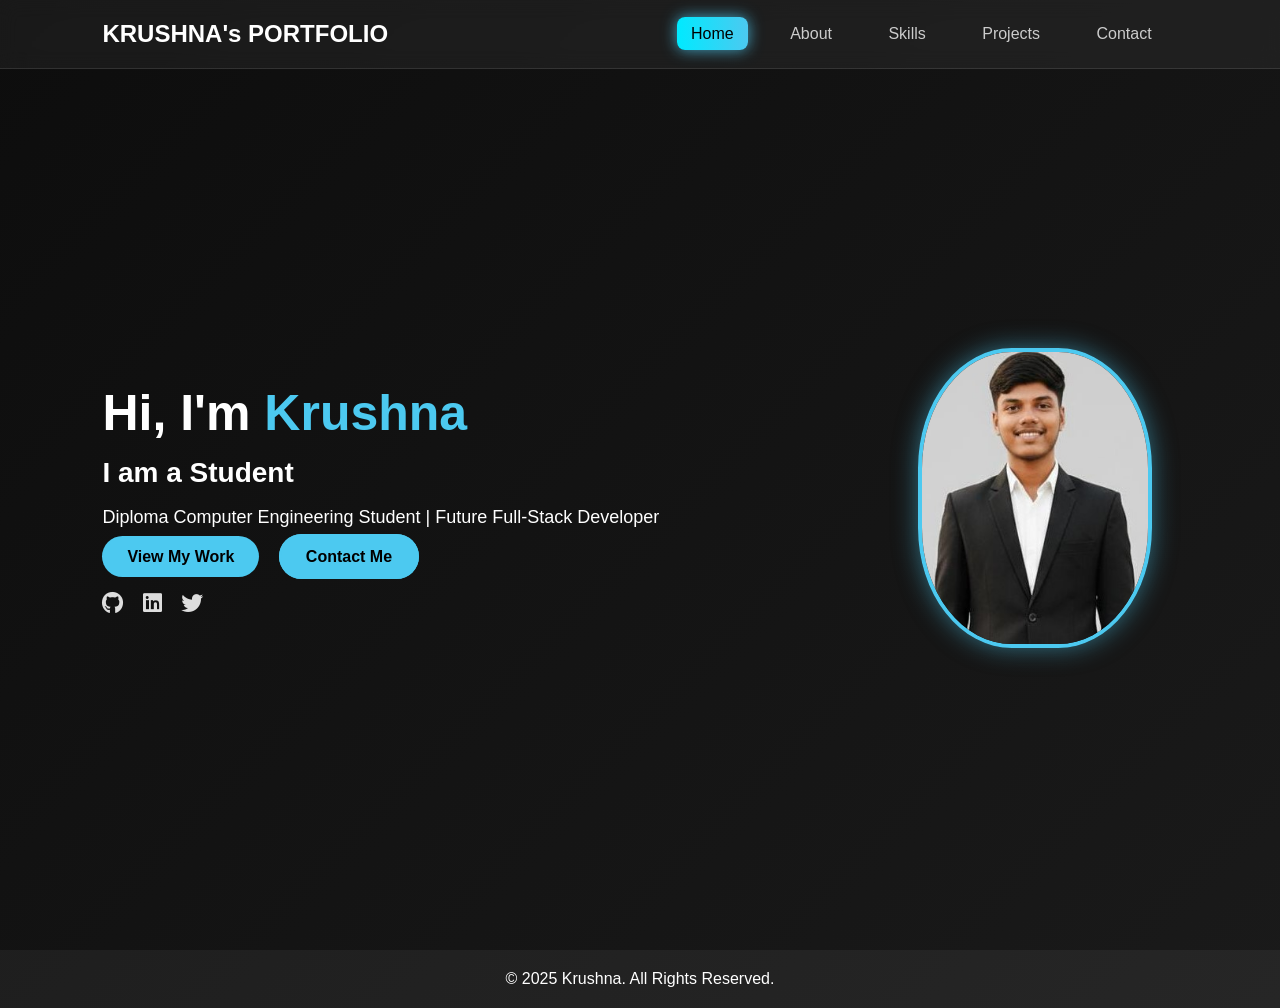
<file: index.html>
<!DOCTYPE html>
<html lang="en">
<head>
    <meta charset="UTF-8">
    <meta name="viewport" content="width=device-width, initial-scale=1.0">
    <title>Krushna | Portfolio</title>
    <link rel="stylesheet" href="style.css">
    <link rel="stylesheet" href="https://cdnjs.cloudflare.com/ajax/libs/font-awesome/6.5.0/css/all.min.css">
</head>
<body>

<header>
    <div class="logo">KRUSHNA's PORTFOLIO</div>
    <nav>
        <a href="index.html" class="active">Home</a>
        <a href="about.html">About</a>
        <a href="skills.html">Skills</a>
        <a href="projects.html">Projects</a>
        <a href="contact.html">Contact</a>
    </nav>
    <div class="menu-btn" onclick="toggleMenu()">☰</div>
</header>

<section class="hero">
    <div class="hero-content">
        <h1>Hi, I'm <span>Krushna</span></h1>
        <h2>I am a <span id="typed"></span></h2>
        <p>Diploma Computer Engineering Student | Future Full-Stack Developer</p>
        <div class="hero-btns">
            <a href="projects.html" class="btn">View My Work</a>
            <a href="contact.html" class="btn btn-outline">Contact Me</a>
        </div>
        <div class="social-icons">
            <a href="#"><i class="fab fa-github"></i></a>
            <a href="#"><i class="fab fa-linkedin"></i></a>
            <a href="#"><i class="fab fa-twitter"></i></a>
        </div>
    </div>

    <div class="hero-img">
    <img src="profile.jpg" alt="Krushna Profile Image">
</div>

</section>

<footer>
    <p>© 2025 Krushna. All Rights Reserved.</p>
</footer>

<script src="script.js"></script>
</body>
</html>
</file>
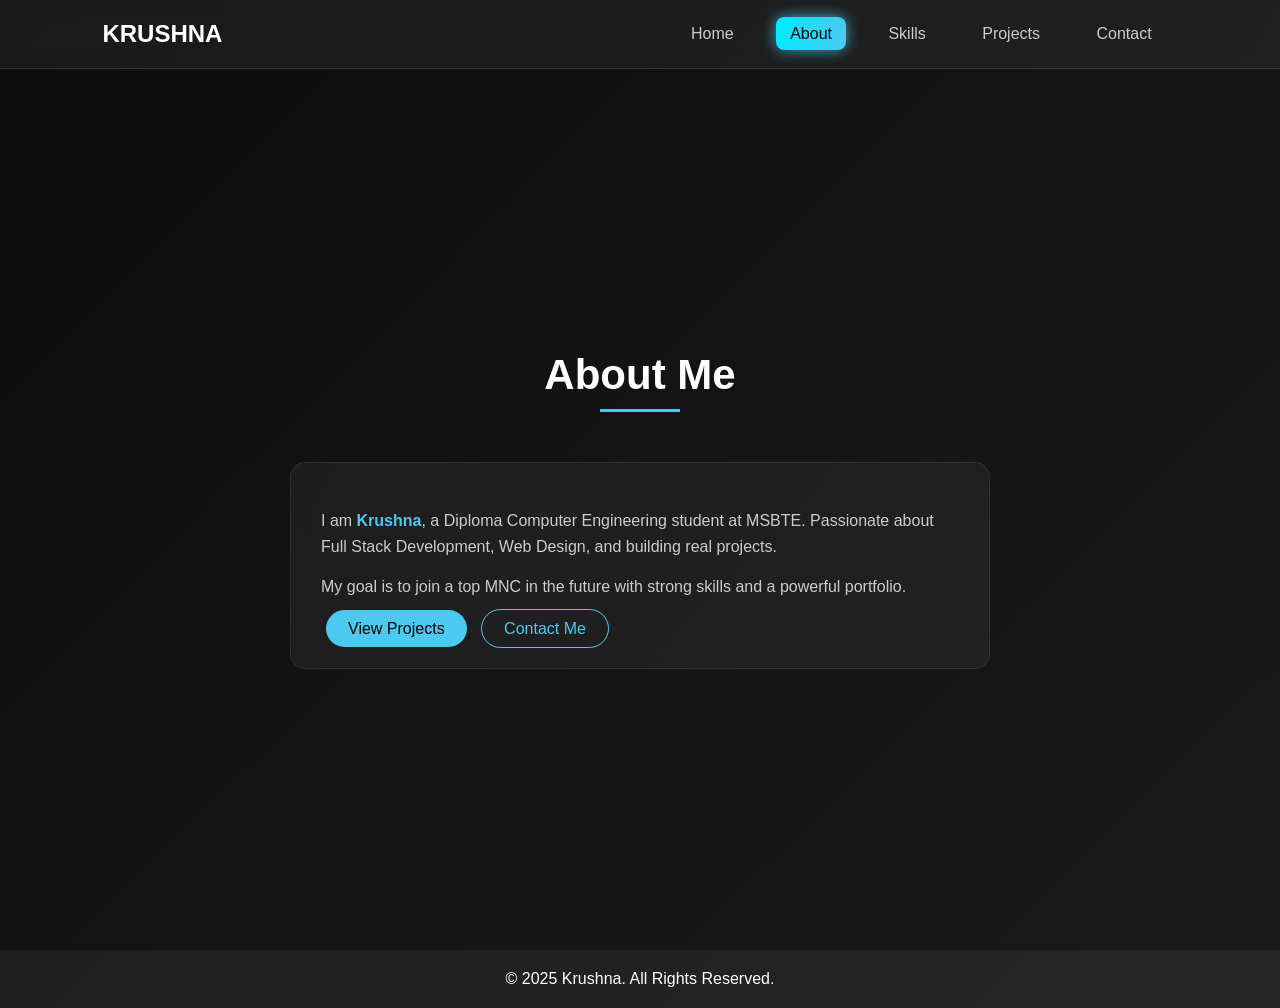
<file: about.html>
<!DOCTYPE html>
<html lang="en">
<head>
    <meta charset="UTF-8">
    <meta name="viewport" content="width=device-width, initial-scale=1.0">
    <title>About | Krushna</title>
    <link rel="stylesheet" href="style.css">
</head>
<body>

<header>
    <div class="logo">KRUSHNA</div>
    <nav>
        <a href="index.html">Home</a>
        <a href="about.html" class="active">About</a>
        <a href="skills.html">Skills</a>
        <a href="projects.html">Projects</a>
        <a href="contact.html">Contact</a>
    </nav>
    <div class="menu-btn" onclick="toggleMenu()">☰</div>
</header>

<section class="about-section">
    <h1 class="about-title">About Me</h1>

    <div class="about-container">

        <div class="about-card">
            <p>
                I am <span>Krushna</span>, a Diploma Computer Engineering student at MSBTE.
                Passionate about Full Stack Development, Web Design, and building real projects.
            </p>

            <p>
                My goal is to join a top MNC in the future with strong skills
                and a powerful portfolio.
            </p>

            <div class="about-buttons">
                <a href="projects.html" class="btn">View Projects</a>
                <a href="contact.html" class="btn secondary">Contact Me</a>
            </div>
        </div>

    </div>
</section>

<footer>
    <p>© 2025 Krushna. All Rights Reserved.</p>
</footer>

<script src="script.js"></script>
</body>
</html>
</file>
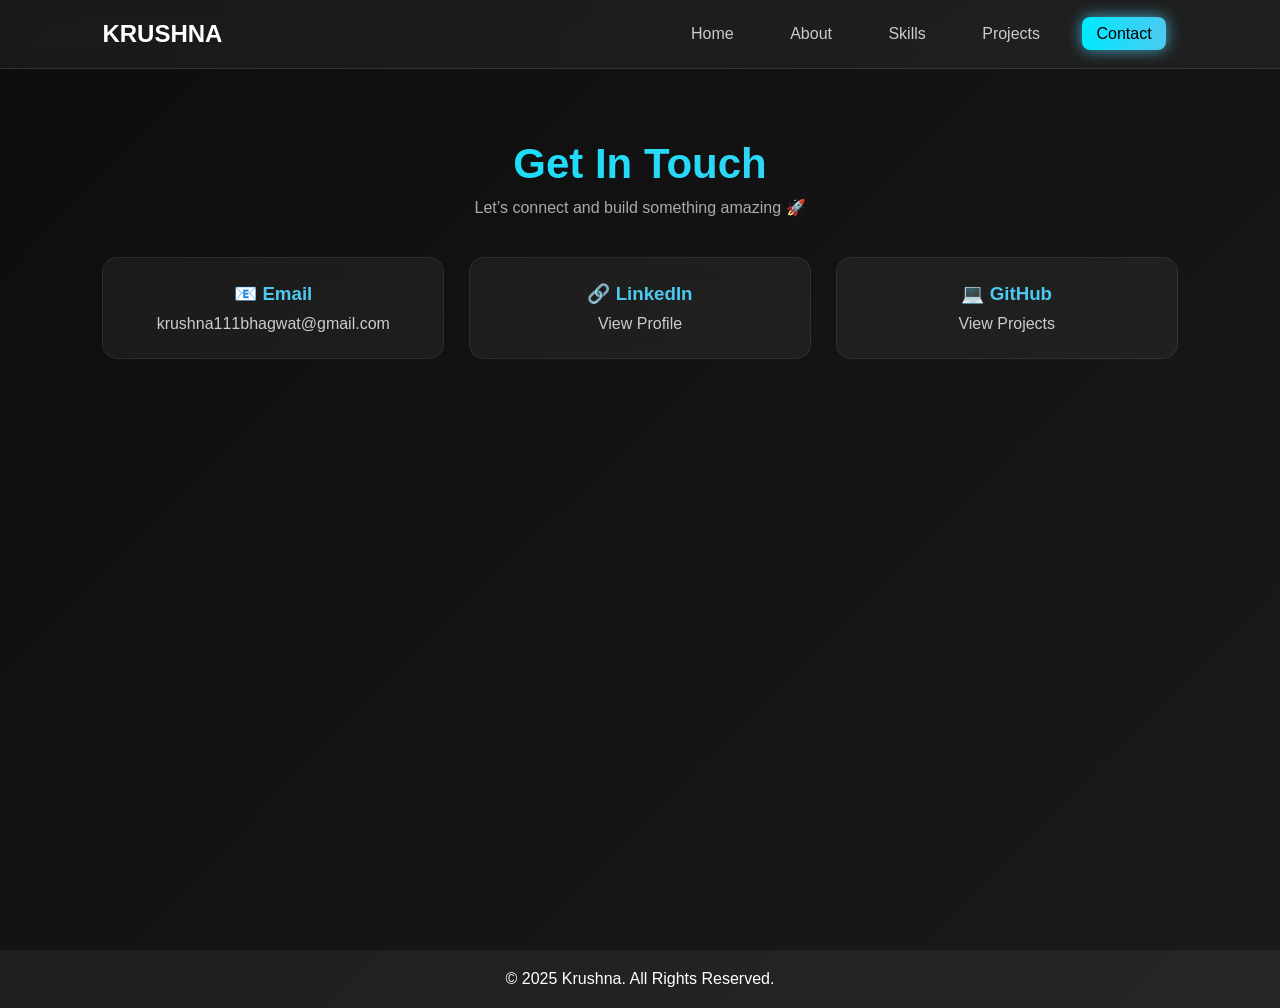
<file: contact.html>
<!DOCTYPE html>
<html lang="en">
<head>
    <meta charset="UTF-8">
    <meta name="viewport" content="width=device-width, initial-scale=1.0">
    <title>Contact | Krushna</title>
    <link rel="stylesheet" href="style.css">
</head>
<body>

<header>
    <div class="logo">KRUSHNA</div>
    <nav>
        <a href="index.html">Home</a>
        <a href="about.html">About</a>
        <a href="skills.html">Skills</a>
        <a href="projects.html">Projects</a>
        <a href="contact.html" class="active">Contact</a>
    </nav>
    <div class="menu-btn" onclick="toggleMenu()">☰</div>
</header>

<section class="contact-section">
    <h1 class="contact-title">Get In Touch</h1>
    <p class="contact-subtitle">Let’s connect and build something amazing 🚀</p>

    <div class="contact-container">

        <div class="contact-card">
            <h3>📧 Email</h3>
            <p><a href="mailto:krushna111bhagwat@gmail.com">krushna111bhagwat@gmail.com</a></p>
        </div>

        <div class="contact-card">
            <h3>🔗 LinkedIn</h3>
            <p><a href="https://linkedin.com/in/krushnabhagwat" target="_blank">View Profile</a></p>
        </div>

        <div class="contact-card">
            <h3>💻 GitHub</h3>
            <p><a href="https://github.com/Krushna7875" target="_blank">View Projects</a></p>
        </div>

    </div>
</section>
<footer>
    <p>© 2025 Krushna. All Rights Reserved.</p>
</footer>

<script src="script.js"></script>
</body>
</html>
</file>
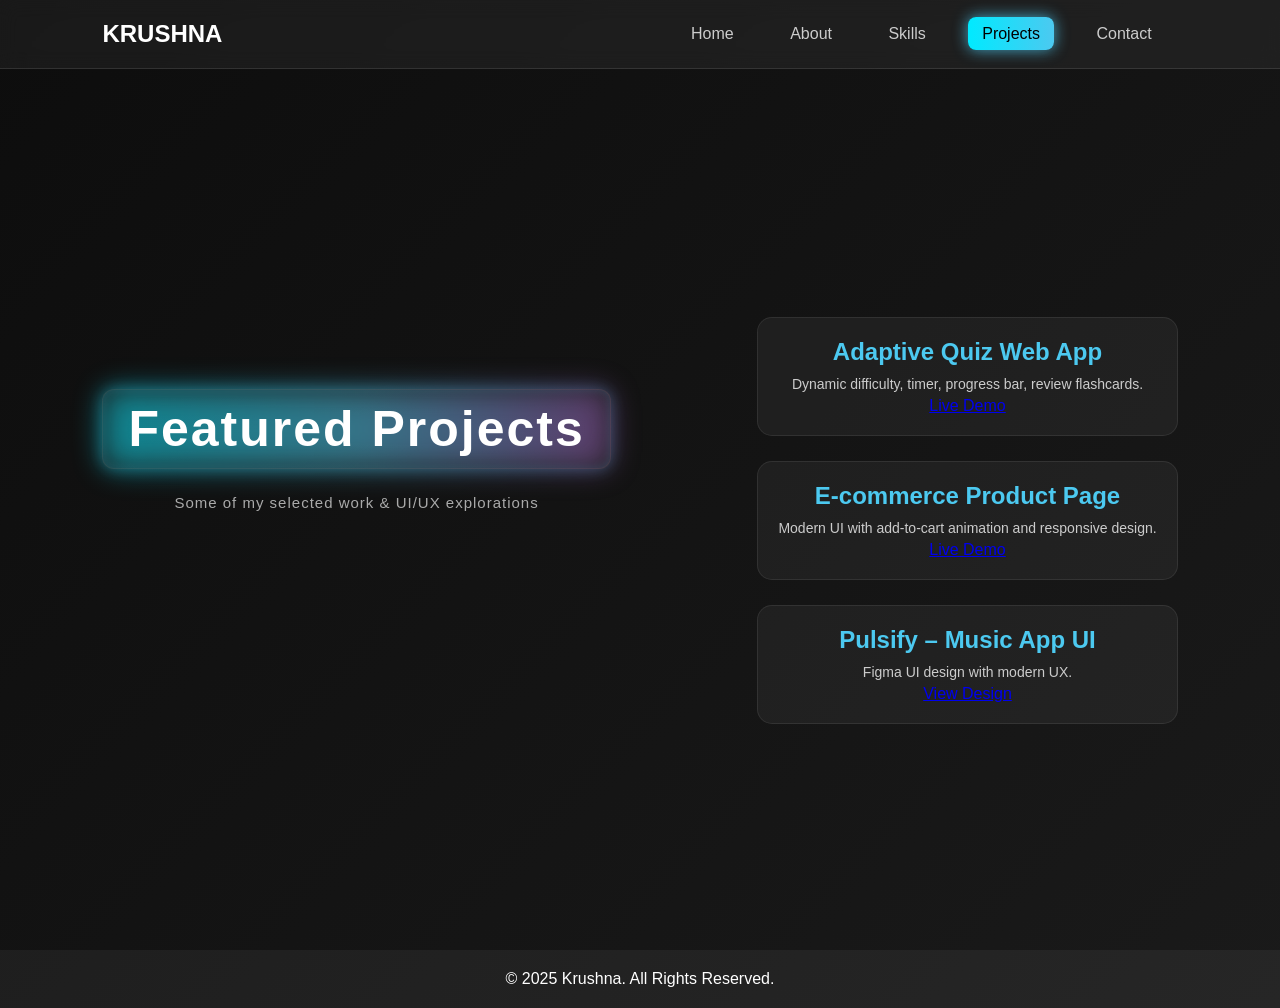
<file: projects.html>
<!DOCTYPE html>
<html lang="en">
<head>
    <meta charset="UTF-8">
    <meta name="viewport" content="width=device-width, initial-scale=1.0">
    <title>Projects | Krushna</title>
    <link rel="stylesheet" href="style.css">
</head>
<body>

<header>
    <div class="logo">KRUSHNA</div>
    <nav>
        <a href="index.html">Home</a>
        <a href="about.html">About</a>
        <a href="skills.html">Skills</a>
        <a href="projects.html" class="active">Projects</a>
        <a href="contact.html">Contact</a>
    </nav>
    <div class="menu-btn" onclick="toggleMenu()">☰</div>
</header>

<section class="hero projects-section">
    <div class="projects-header">
    <h1>Featured Projects</h1>
    <p>Some of my selected work & UI/UX explorations</p>
</div>

    <div class="projects-container">

       <div class="projects-container">

    <!-- Project 1 -->
    <div class="project-card">
        <h2>Adaptive Quiz Web App</h2>
        <p>Dynamic difficulty, timer, progress bar, review flashcards.</p>
        <a href="https://krushna7875.github.io/Adaptive-Quiz-App/" target="_blank" class="btn">Live Demo</a>
    </div>

    <!-- Project 2 -->
    <div class="project-card">
        <h2>E-commerce Product Page</h2>
        <p>Modern UI with add-to-cart animation and responsive design.</p>
        <a href="https://krushna7875.github.io/ShopEasy/index.html" target="_blank" class="btn">Live Demo</a>
    </div>

    <!-- Project 3 -->
    <div class="project-card">
        <h2>Pulsify – Music App UI</h2>
        <p>Figma UI design with modern UX.</p>
        <a href="https://www.figma.com/design/kz3M0I2fHNzJsmObp2hTgT/Untitled?node-id=33-18&t=Rux65w5IirEAcHzU-1" target="_blank" class="btn">View Design</a>
    </div>

</div>
        </div>

    </div>
</section>

<footer>
    <p>© 2025 Krushna. All Rights Reserved.</p>
</footer>

<script src="script.js"></script>
</body>
</html>
</file>
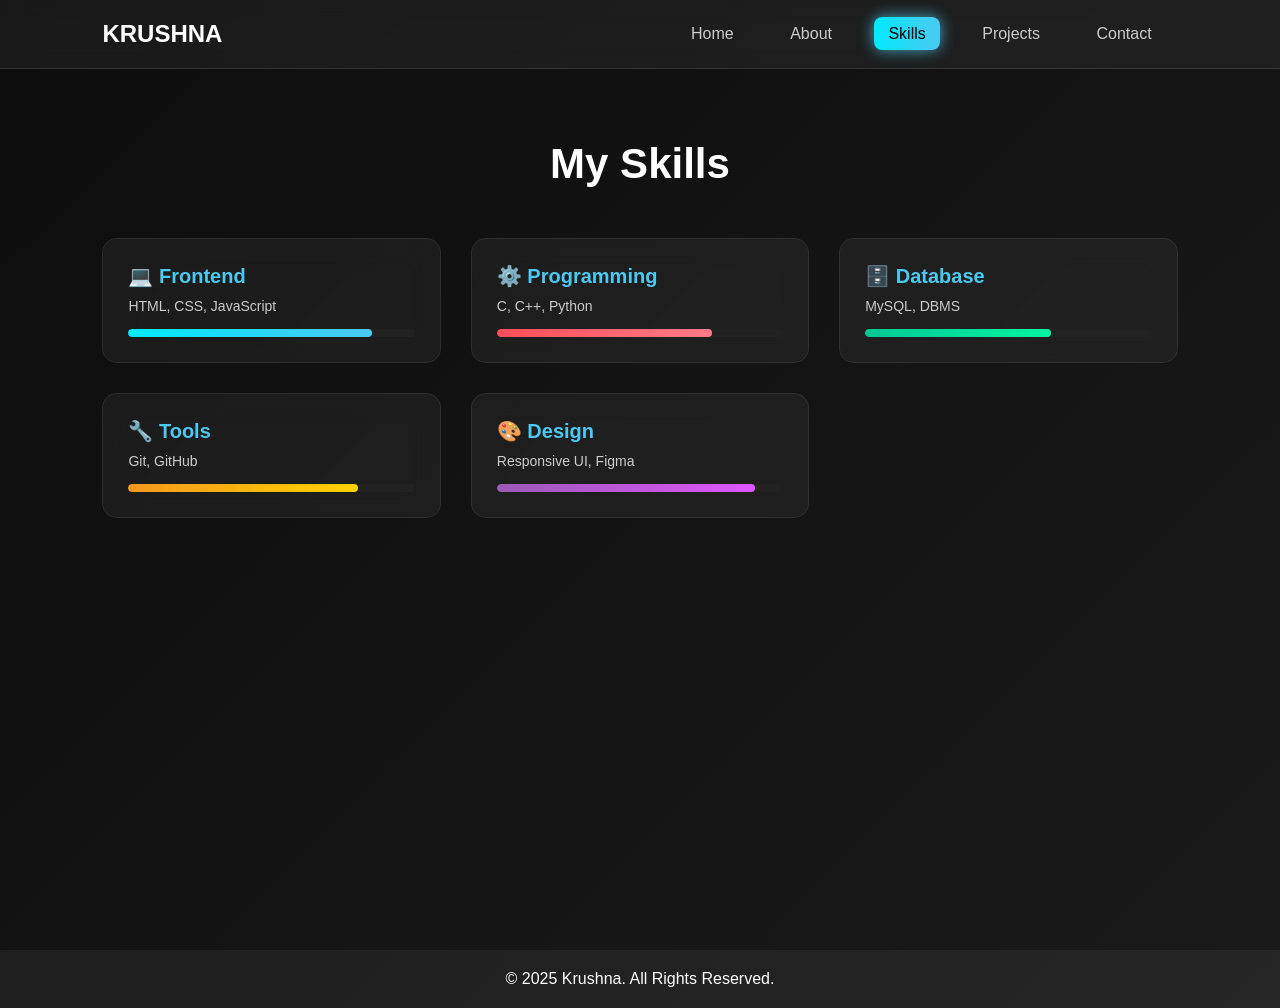
<file: skills.html>
<!DOCTYPE html>
<html lang="en">
<head>
    <meta charset="UTF-8">
    <meta name="viewport" content="width=device-width, initial-scale=1.0">
    <title>Skills | Krushna</title>
    <link rel="stylesheet" href="style.css">
</head>
<body>

<header>
    <div class="logo">KRUSHNA</div>
    <nav>
        <a href="index.html">Home</a>
        <a href="about.html">About</a>
        <a href="skills.html" class="active">Skills</a>
        <a href="projects.html">Projects</a>
        <a href="contact.html">Contact</a>
    </nav>
    <div class="menu-btn" onclick="toggleMenu()">☰</div>
</header>

<section class="skills-section">
    <h1 class="skills-title">My Skills</h1>

    <div class="skills-container">

        <div class="skill-box">
            <h3>💻 Frontend</h3>
            <p>HTML, CSS, JavaScript</p>
            <div class="bar"><span class="html"></span></div>
        </div>

        <div class="skill-box">
            <h3>⚙️ Programming</h3>
            <p>C, C++, Python</p>
            <div class="bar"><span class="programming"></span></div>
        </div>

        <div class="skill-box">
            <h3>🗄️ Database</h3>
            <p>MySQL, DBMS</p>
            <div class="bar"><span class="db"></span></div>
        </div>

        <div class="skill-box">
            <h3>🔧 Tools</h3>
            <p>Git, GitHub</p>
            <div class="bar"><span class="tools"></span></div>
        </div>

        <div class="skill-box">
            <h3>🎨 Design</h3>
            <p>Responsive UI, Figma</p>
            <div class="bar"><span class="design"></span></div>
        </div>

    </div>
</section>

<footer>
    <p>© 2025 Krushna. All Rights Reserved.</p>
</footer>

<script src="script.js"></script>
</body>
</html>
</file>
<file: style.css>
body {
    background: linear-gradient(135deg, #0d0d0d, #1a1a1a);
    color: #fff; 
    font-family: "Poppins", sans-serif;
}

/* Reset */
* { 
    margin: 0;
    padding: 0; 
    box-sizing: border-box;
    font-family: "Poppins", sans-serif; 
}

/* Header */
header {
    width: 100%;
    padding: 20px 8%;
    display: flex;
    justify-content: space-between;
    align-items: center;
    position: fixed;
    top: 0;
    background: rgba(255, 255, 255, 0.05);
    backdrop-filter: blur(10px);
    z-index: 1000;
}

header .logo {
    font-size: 24px;
    font-weight: 700;
}

header {
    background: rgba(255,255,255,0.05);
    backdrop-filter: blur(10px);
    border-bottom: 1px solid rgba(255,255,255,0.1);
}
header {
    border-bottom: 1px solid rgba(255,255,255,0.1);
}
/* ===== NAVBAR LINKS UPGRADE ===== */

nav a {
    position: relative;
    color: #ccc;
    text-decoration: none;
    font-size: 16px;
    margin: 0 12px;
    padding: 8px 14px;
    border-radius: 8px;
    transition: 0.3s ease;
}

/* HOVER EFFECT */
nav a:hover {
    color: #fff;
    background: rgba(76, 201, 240, 0.1);
    box-shadow: 0 0 10px rgba(76, 201, 240, 0.5);
}

/* ACTIVE PAGE */
nav a.active {
    color: #000;
    background: linear-gradient(90deg, #00eaff, #4cc9f0);
    box-shadow: 0 0 15px rgba(76, 201, 240, 0.8);
}
/* Mobile Menu */
.menu-btn {
    display: none;
    cursor: pointer;
    font-size: 28px;
}

/* Hero Section */
.hero {
    display: flex;
    justify-content: space-between;
    align-items: center;
    padding: 150px 8% 50px;
    min-height: 100vh;
    opacity: 0;
    animation: fadeIn 1s forwards;
}

@keyframes fadeIn {
    to { opacity: 1; }
}

.hero-content h1 {
    font-size: 50px;
}

.hero-content h1 span {
    color: #4cc9f0;
}

.hero-content h2 {
    font-size: 28px;
    margin: 15px 0;
    height: 35px;
}

.hero-content p {
    margin: 10px 0 20px;
    font-size: 18px;
}

.hero-btns .btn {
    padding: 12px 25px;
    margin-right: 15px;
    border-radius: 25px;
    font-weight: 600;
    text-decoration: none;
    background: #4cc9f0;
    color: #000;
    transition: 0.3s;
}

.hero-btns .btn:hover {
    transform: scale(1.1);
    box-shadow: 0 0 20px #4cc9f0;
}

.btn-outline {
    background: transparent;
    border: 2px solid #4cc9f0;
    color: #4cc9f0;
}

.btn-outline:hover {
    background: #4cc9f0;
    color: #000;
}

/* Social Icons */
.social-icons {
    margin-top: 25px;
}

.social-icons a {
    color: #ddd;
    font-size: 22px;
    margin-right: 15px;
    transition: 0.3s;
}

.social-icons a:hover {
    color: #4cc9f0;
    transform: translateY(-5px);
}

/* Hero Image */
.hero-img img {
    width: 300px;
    height: 300px;
    border-radius: 50%;
    object-fit: cover;
    border: 4px solid #4cc9f0;
    box-shadow: 0 0 40px #4cc9f0;
    transition: transform 0.3s, box-shadow 0.3s;
}

.hero-img img:hover {
    transform: scale(1.05) rotate(3deg);
    box-shadow: 0 0 60px #4cc9f0;
}

/* Footer */
footer {
    text-align: center;
    padding: 20px 0;
    margin-top: 50px;
    background: rgba(255,255,255,0.05);
}

/* Responsive */
@media (max-width: 900px) {
    nav {
        display: none;
        flex-direction: column;
        background: #111;
        position: absolute;
        top: 70px;
        right: 0;
        width: 200px;
        padding: 20px;
    }

    .menu-btn {
        display: block;
    }

    .hero {
        flex-direction: column;
        text-align: center;
    }

    .hero-img {
        margin-top: 40px;
    }
}
.hero-img img {
    width: 90%;             /* adjusts with screen */
    max-width: 260px;       /* maximum size for desktop */
    min-width: 150px;       /* minimum size for mobile */
    
    aspect-ratio: 1 / 1;    /* always a perfect circle */
    object-fit: cover;
    border-radius: 40%;
    
    border: 4px solid #4cc9f0;
    box-shadow: 0 0 25px rgba(76, 201, 240, 0.5);

    transition: 0.5s ease;
}
/* ================= PROJECT SECTION ================= */

.projects-section {
    padding: 120px 8% 60px;
    text-align: center;
}

.projects-section h1 {
    font-size: 40px;
    margin-bottom: 10px;
}

.projects-container {
    display: grid;
    grid-template-columns: repeat(auto-fit, minmax(280px, 1fr));
    gap: 25px;
    margin-top: 40px;
}

/* Project Card */
.project-card {
    background: rgba(255, 255, 255, 0.05);
    padding: 20px;
    border-radius: 15px;
    backdrop-filter: blur(12px);
    transition: 0.3s ease;
    border: 1px solid rgba(255,255,255,0.08);
}

.project-card h2 {
    margin-bottom: 10px;
    color: #4cc9f0;
}

.project-card p {
    font-size: 14px;
    margin: 5px 0;
    color: #ccc;
}

/* Hover Effect */
.project-card:hover {
    transform: translateY(-10px) scale(1.02);
    box-shadow: 0 0 25px rgba(76, 201, 240, 0.6);
}

/* Buttons */
.project-buttons {
    margin-top: 15px;
}

.project-buttons .btn {
    display: inline-block;
    padding: 8px 18px;
    border-radius: 20px;
    margin: 5px;
    font-size: 14px;
    text-decoration: none;
    background: #4cc9f0;
    color: #000;
    transition: 0.3s;
}

.project-buttons .btn:hover {
    transform: scale(1.1);
    box-shadow: 0 0 15px #4cc9f0;
}

.project-buttons .secondary {
    background: transparent;
    border: 1px solid #4cc9f0;
    color: #4cc9f0;
}

.project-buttons .secondary:hover {
    background: #4cc9f0;
    color: #000;
}
/* ================= ABOUT PAGE ================= */

.about-section {
    min-height: 100vh;
    display: flex;
    flex-direction: column;
    justify-content: center;
}

/* Title */
.about-title {
    font-size: 42px;
    margin-bottom: 40px;
    position: relative;
    text-align: center; 
}

/* Underline effect */
.about-title::after {
    content: "";
    width: 80px;
    height: 3px;
    background: #4cc9f0;
    display: block;
    margin: 10px auto;   /* ✅ centers underline */
}

/* Container */
.about-container {
    display: flex;
    justify-content: center;
    align-items: center;
}

/* Card */
.about-card {
    max-width: 700px;
    background: rgba(255, 255, 255, 0.05);
    padding: 30px;
    border-radius: 15px;
    backdrop-filter: blur(12px);
    border: 1px solid rgba(255,255,255,0.08);
    transition: 0.3s;
}

/* Hover */
.about-card:hover {
    transform: translateY(-10px);
    box-shadow: 0 0 25px rgba(76, 201, 240, 0.5);
}

/* Text */
.about-card p {
    font-size: 16px;
    color: #ccc;
    margin: 15px 0;
    line-height: 1.6;
}

/* Highlight name */
.about-card span {
    color: #4cc9f0;
    font-weight: 600;
}

/* Buttons */
.about-buttons {
    margin-top: 20px;
}

.about-buttons .btn {
    padding: 10px 22px;
    border-radius: 25px;
    margin: 5px;
    text-decoration: none;
    background: #4cc9f0;
    color: #000;
    transition: 0.3s;
}

.about-buttons .btn:hover {
    transform: scale(1.1);
    box-shadow: 0 0 15px #4cc9f0;
}

.about-buttons .secondary {
    background: transparent;
    border: 1px solid #4cc9f0;
    color: #4cc9f0;
}

.about-buttons .secondary:hover {
    background: #4cc9f0;
    color: #000;
}
/* Fix for all pages */
section {
    padding-top: 120px;
}
/* ===== NEW SKILLS DESIGN ===== */

.skills-section {
    min-height: 100vh;
    padding: 140px 8% 60px;
    text-align: center;
}

.skills-title {
    font-size: 42px;
    margin-bottom: 50px;
}

/* GRID */
.skills-container {
    display: grid;
    grid-template-columns: repeat(auto-fit, minmax(280px, 1fr));
    gap: 30px;
}

/* CARD */
.skill-box {
    background: rgba(255,255,255,0.05);
    padding: 25px;
    border-radius: 15px;
    backdrop-filter: blur(15px);
    border: 1px solid rgba(255,255,255,0.08);
    transition: 0.3s;
    text-align: left;
}

.skill-box:hover {
    transform: translateY(-10px) scale(1.02);
    box-shadow: 0 0 25px rgba(76, 201, 240, 0.5);
}

/* TEXT */
.skill-box h3 {
    font-size: 20px;
    margin-bottom: 10px;
    color: #4cc9f0;
}

.skill-box p {
    font-size: 14px;
    color: #ccc;
    margin-bottom: 15px;
}

/* BAR */
.bar {
    width: 100%;
    height: 8px;
    background: #222;
    border-radius: 10px;
    overflow: hidden;
}

.bar span {
    display: block;
    height: 100%;
    border-radius: 10px;
    animation: load 2s ease forwards;
}

/* COLORS + WIDTH */
.html { width: 85%; background: linear-gradient(90deg, #00eaff, #4cc9f0); }
.programming { width: 75%; background: linear-gradient(90deg, #ff4d5a, #ff7b89); }
.db { width: 65%; background: linear-gradient(90deg, #00c896, #00f5a0); }
.tools { width: 80%; background: linear-gradient(90deg, #f7971e, #ffd200); }
.design { width: 90%; background: linear-gradient(90deg, #9b59b6, #e056fd); }

/* ANIMATION */
@keyframes load {
    from { width: 0; }
}
/* ===== PREMIUM PROJECT HEADER ===== */

.projects-header {
    text-align: center;
    margin-bottom: 60px;
    position: relative;
}

/* MAIN TITLE */
.projects-header h1 {
    font-size: 50px;
    font-weight: 700;
    letter-spacing: 2px;
    color: #fff;
    position: relative;
    display: inline-block;
    padding: 10px 25px;
    border-radius: 12px;

    background: rgba(255,255,255,0.05);
    backdrop-filter: blur(12px);

    border: 1px solid rgba(255,255,255,0.1);

    box-shadow: 
        0 0 15px rgba(76, 201, 240, 0.3),
        inset 0 0 10px rgba(76, 201, 240, 0.2);
}

/* GLOW ANIMATION */
.projects-header h1::before {
    content: "";
    position: absolute;
    inset: 0;
    border-radius: 12px;
    background: linear-gradient(90deg, #00eaff, #4cc9f0, #9b59b6);
    z-index: -1;
    filter: blur(15px);
    opacity: 0.5;
}

/* SUBTEXT */
.projects-header p {
    margin-top: 15px;
    color: #aaa;
    font-size: 15px;
    letter-spacing: 1px;
}

/* FLOAT EFFECT */
.projects-header h1:hover {
    transform: translateY(-5px) scale(1.03);
    transition: 0.3s ease;
}
/* ===== CONTACT PAGE ===== */

.contact-section {
    min-height: 100vh;
    padding: 140px 8% 60px;
    text-align: center;
}

.contact-title {
    font-size: 42px;
    margin-bottom: 10px;

    background: linear-gradient(90deg, #00eaff, #4cc9f0);
    -webkit-background-clip: text;
    -webkit-text-fill-color: transparent;
}

.contact-subtitle {
    color: #aaa;
    margin-bottom: 40px;
}

/* GRID */
.contact-container {
    display: grid;
    grid-template-columns: repeat(auto-fit, minmax(250px, 1fr));
    gap: 25px;
}

/* CARD */
.contact-card {
    background: rgba(255,255,255,0.05);
    padding: 25px;
    border-radius: 15px;
    backdrop-filter: blur(12px);
    border: 1px solid rgba(255,255,255,0.08);
    transition: 0.3s;
}

.contact-card:hover {
    transform: translateY(-10px);
    box-shadow: 0 0 25px rgba(76, 201, 240, 0.5);
}

/* TEXT */
.contact-card h3 {
    margin-bottom: 10px;
    color: #4cc9f0;
}

.contact-card p a {
    color: #ccc;
    text-decoration: none;
    transition: 0.3s;
}

.contact-card p a:hover {
    color: #4cc9f0;
}
</file>
